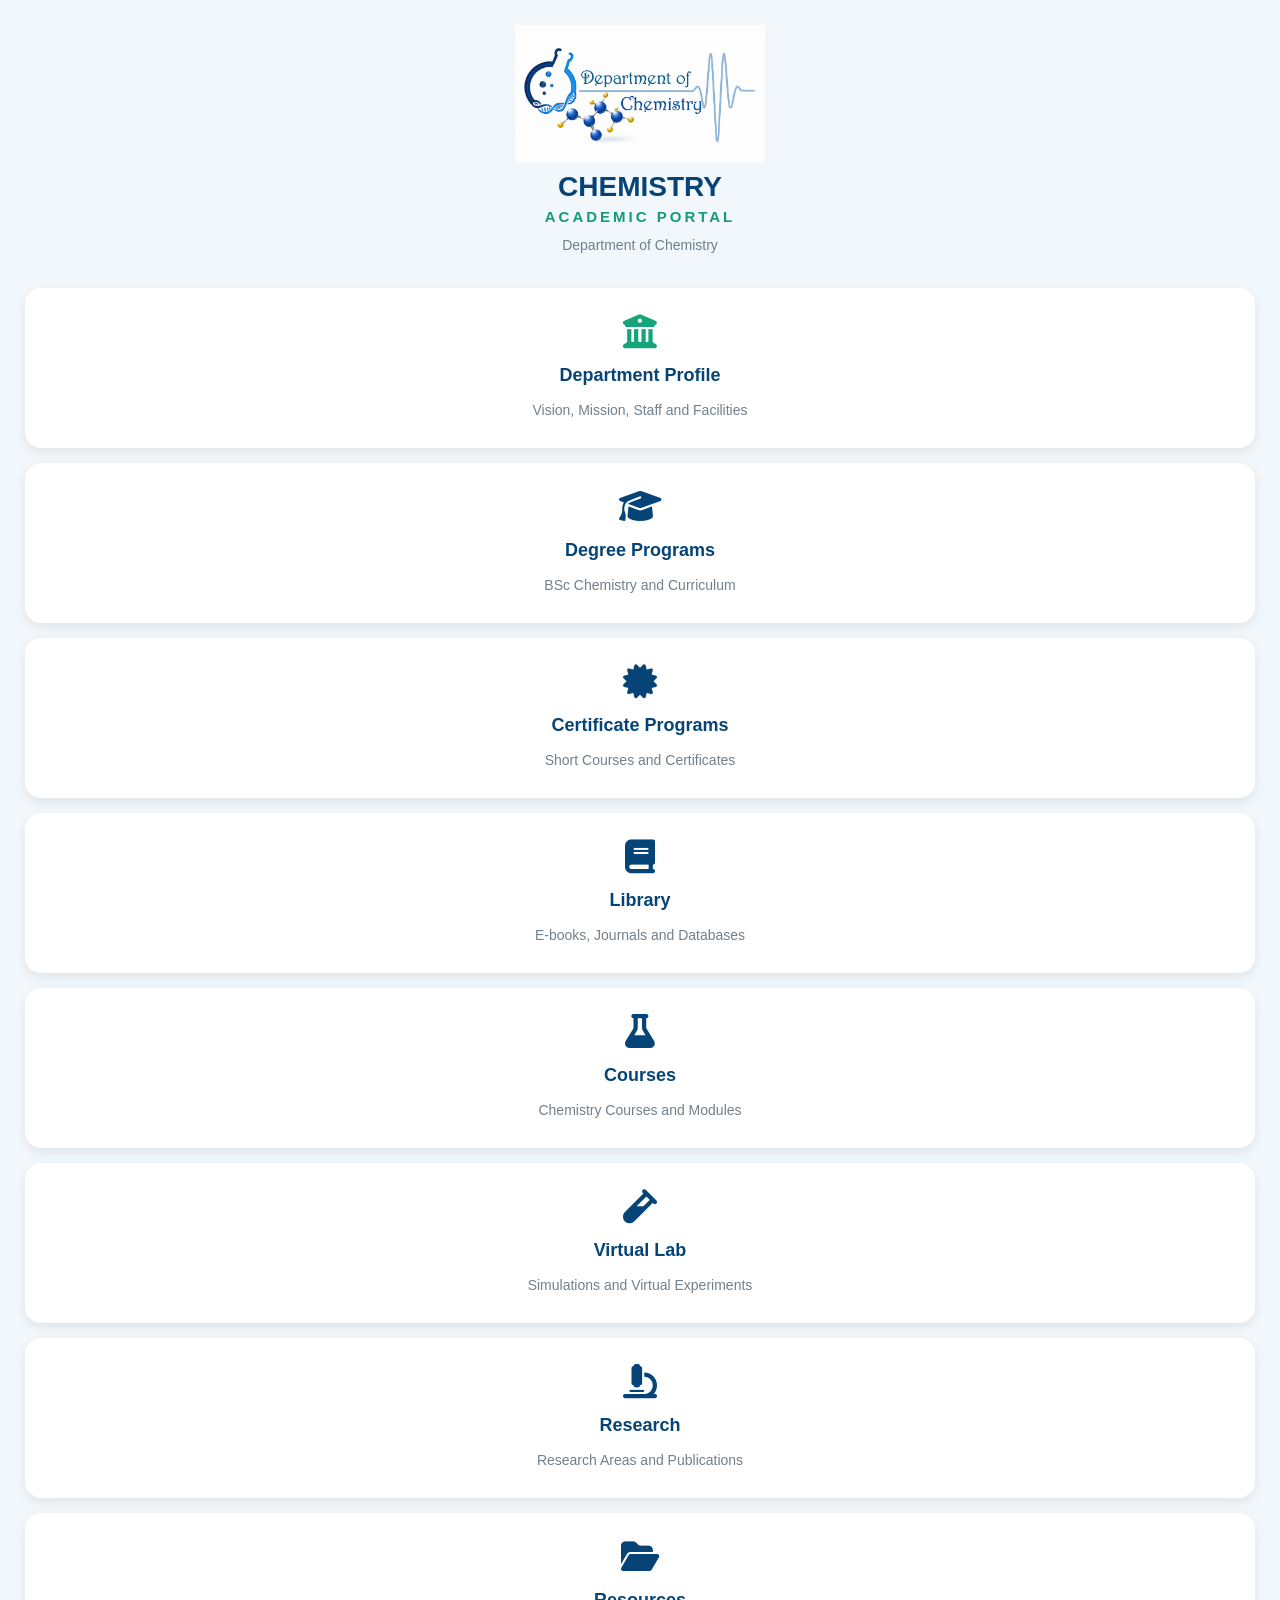
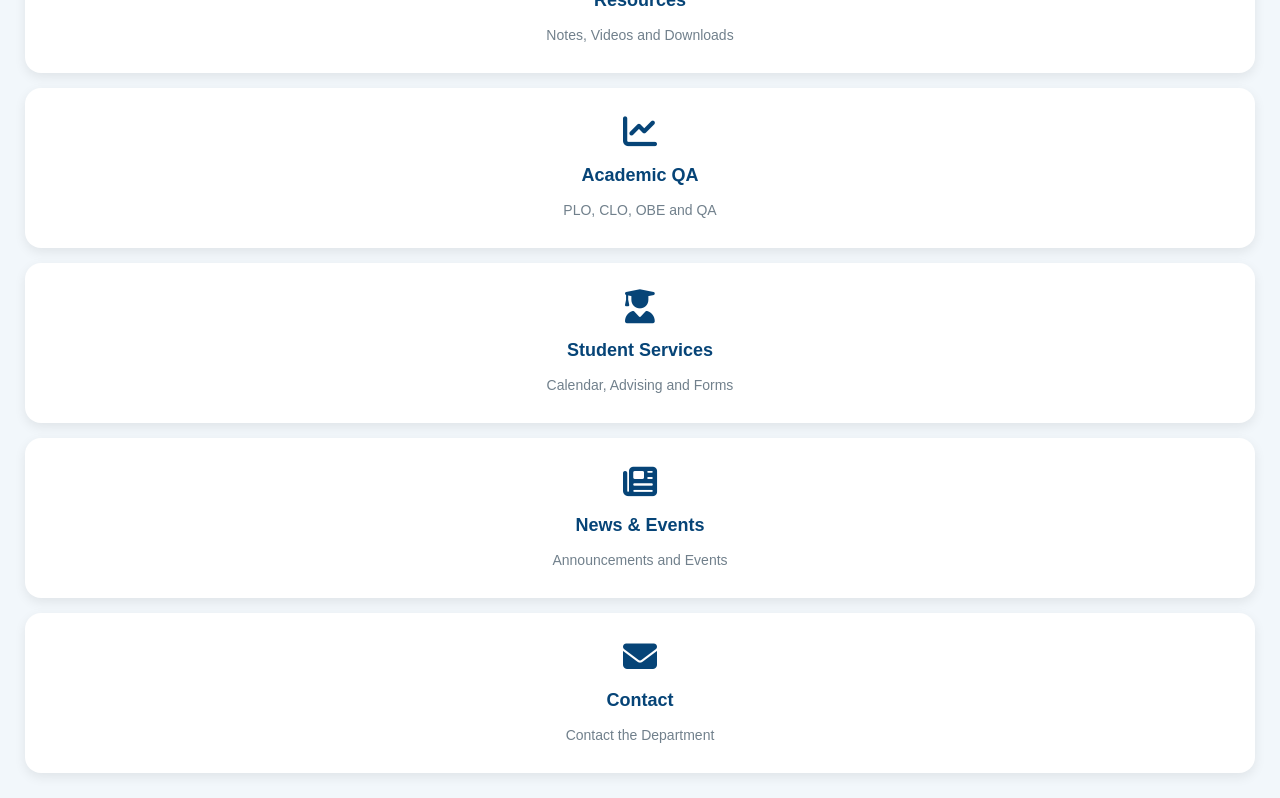
<file: index.html>
<!DOCTYPE html>
<html lang="en">

<head>
  <meta charset="UTF-8">
  <meta name="viewport" content="width=device-width, initial-scale=1.0">

  <title>Chemistry Academic Portal</title>

  <!-- Favicon -->
  <link rel="shortcut icon" href="image/logo.png" type="image/png">

  <!-- Font Awesome -->
  <link rel="stylesheet" href="https://cdnjs.cloudflare.com/ajax/libs/font-awesome/6.5.2/css/all.min.css">
  <!-- Main CSS -->
  <link rel="stylesheet" href="style.css">
</head>

<body>

  <main class="entry-portal">

    <!-- Header -->
    <header class="portal-header">

      <div class="logo-symbol">
        <img src="image/logo.png" alt="Department of Chemistry Logo" class="logo">
      </div>

      <h1>CHEMISTRY</h1>

      <h2>ACADEMIC PORTAL</h2>

      <p>Department of Chemistry</p>

    </header>


    <!-- Portal Menu -->
    <div class="portal-menu">


      <!-- 1. Department Profile -->
      <a href="department.html" class="portal-card">

        <i class="fa-solid fa-building-columns"></i>

        <h3>Department Profile</h3>

        <p>Vision, Mission, Staff and Facilities</p>

      </a>


      <!-- 2. Degree Programs -->
      <a href="degree-programs.html" class="portal-card">

        <i class="fa-solid fa-graduation-cap"></i>

        <h3>Degree Programs</h3>

        <p>BSc Chemistry and Curriculum</p>

      </a>


      <!-- 3. Certificate Programs -->
      <a href="certificate-programs.html" class="portal-card">

        <i class="fa-solid fa-certificate"></i>

        <h3>Certificate Programs</h3>

        <p>Short Courses and Certificates</p>

      </a>


      <!-- 4. Library -->
      <a href="library/" class="portal-card">

        <i class="fa-solid fa-book"></i>

        <h3>Library</h3>

        <p>E-books, Journals and Databases</p>

      </a>


      <!-- 5. Courses -->
      <a href="courses/" class="portal-card">

        <i class="fa-solid fa-flask"></i>

        <h3>Courses</h3>

        <p>Chemistry Courses and Modules</p>

      </a>


      <!-- 6. Virtual Lab -->
      <a href="virtual-lab/" class="portal-card">

        <i class="fa-solid fa-vial"></i>

        <h3>Virtual Lab</h3>

        <p>Simulations and Virtual Experiments</p>

      </a>


      <!-- 7. Research -->
      <a href="research/" class="portal-card">

        <i class="fa-solid fa-microscope"></i>

        <h3>Research</h3>

        <p>Research Areas and Publications</p>

      </a>


      <!-- 8. Resources -->
      <a href="resources/" class="portal-card">

        <i class="fa-solid fa-folder-open"></i>

        <h3>Resources</h3>

        <p>Notes, Videos and Downloads</p>

      </a>


      <!-- 9. Academic QA -->
      <a href="academic-qa.html" class="portal-card">

        <i class="fa-solid fa-chart-line"></i>

        <h3>Academic QA</h3>

        <p>PLO, CLO, OBE and QA</p>

      </a>


      <!-- 10. Student Services -->
      <a href="student-services.html" class="portal-card">

        <i class="fa-solid fa-user-graduate"></i>

        <h3>Student Services</h3>

        <p>Calendar, Advising and Forms</p>

      </a>


      <!-- 11. News & Events -->
      <a href="news-events.html" class="portal-card">

        <i class="fa-solid fa-newspaper"></i>

        <h3>News &amp; Events</h3>

        <p>Announcements and Events</p>

      </a>


      <!-- 12. Contact -->
      <a href="contact.html" class="portal-card">

        <i class="fa-solid fa-envelope"></i>

        <h3>Contact</h3>

        <p>Contact the Department</p>

      </a>


    </div>

  </main>

</body>

</html>
</file>
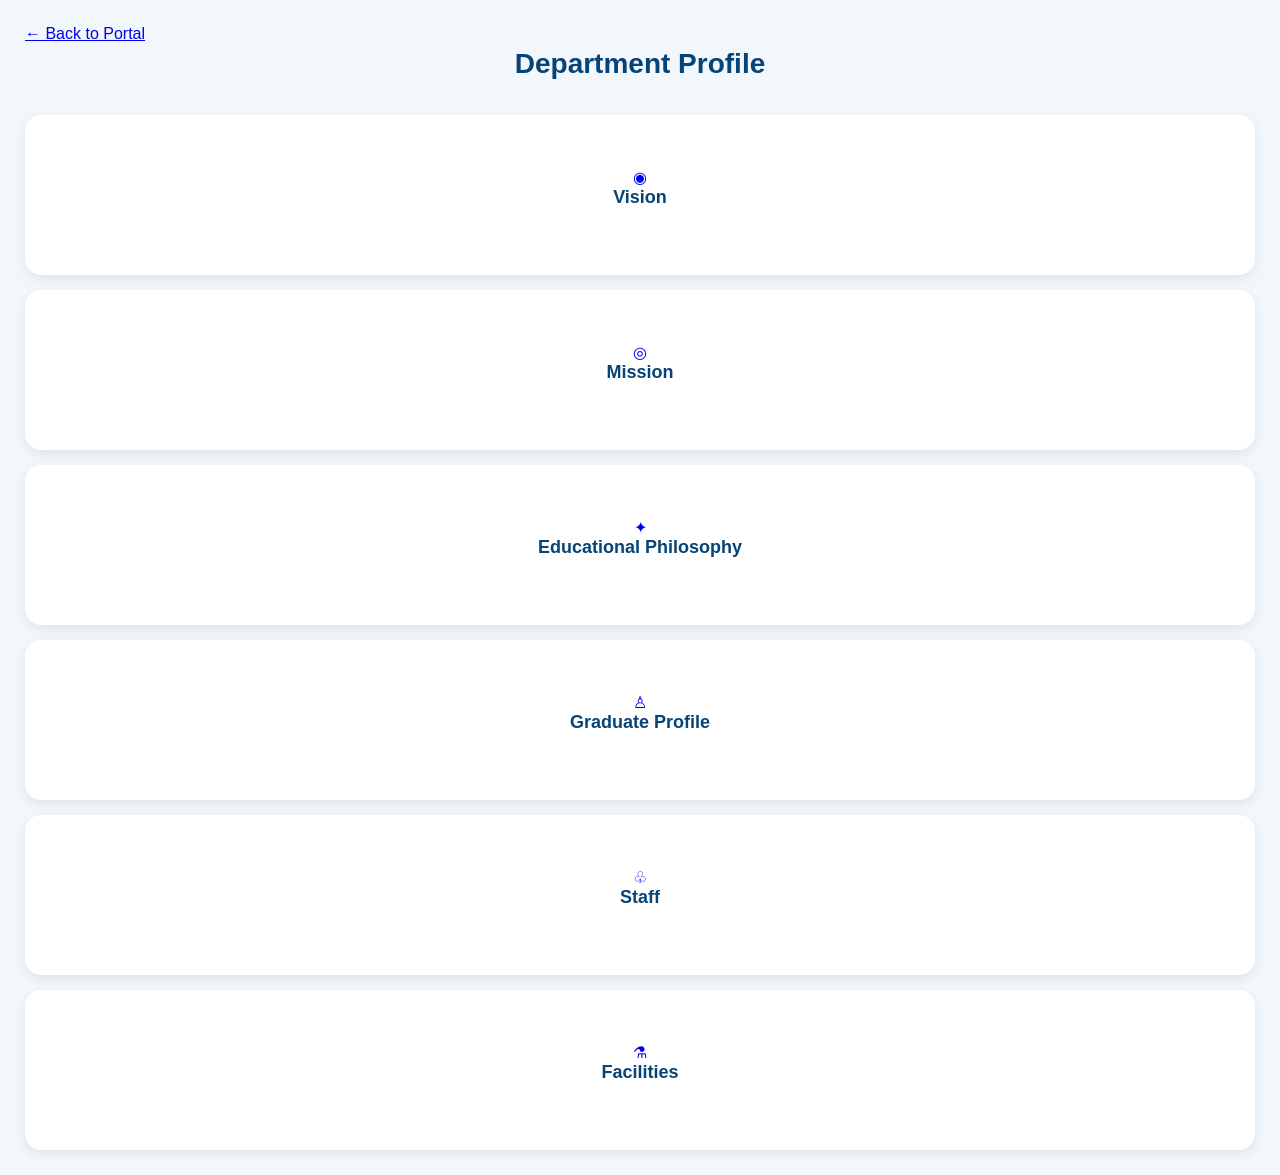
<file: department.html>
<!DOCTYPE html>
<html lang="en">

<head>
    <meta charset="UTF-8">
    <meta name="viewport" content="width=device-width, initial-scale=1.0">

    <title>Department Profile | Chemistry</title>

    <link rel="stylesheet" href="style.css">
</head>

<body>

    <main class="entry-portal">

        <a href="index.html" class="back-button">
            ← Back to Portal
        </a>

        <header class="portal-header">
            <h1>Department Profile</h1>
        </header>

        <div class="portal-menu">

            <a href="vision.html" class="portal-card">
                <div class="department-icon">◉</div>
                <h3>Vision</h3>
            </a>

            <a href="mission.html" class="portal-card">
                <div class="department-icon">◎</div>
                <h3>Mission</h3>
            </a>

            <a href="educational-philosophy.html" class="portal-card">
                <div class="department-icon">✦</div>
                <h3>Educational Philosophy</h3>
            </a>

            <a href="graduate-profile.html" class="portal-card">
                <div class="department-icon">♙</div>
                <h3>Graduate Profile</h3>
            </a>

            <a href="staff.html" class="portal-card">
                <div class="department-icon">♧</div>
                <h3>Staff</h3>
            </a>

            <a href="facilities.html" class="portal-card">
                <div class="department-icon">⚗</div>
                <h3>Facilities</h3>
            </a>

        </div>

    </main>

</body>

</html>
</file>
<file: style.css>
* {
    box-sizing: border-box;
    margin: 0;
    padding: 0;
}

body {
    font-family: Arial, Helvetica, sans-serif;
    background: #f2f7fb;
    color: #064477;
}


/* Main */

.entry-portal {
    width: 100%;
    min-height: 100vh;
    padding: 25px;
}


/* Header */

.portal-header {
    text-align: center;
    margin-bottom: 35px;
}


/* Logo */

.logo-symbol {
    text-align: center;
    margin-bottom: 5px;
}

.logo {
    width: 250px;
    height: auto;
    max-width: 80%;
}


/* Title */

.portal-header h1 {
    font-size: 38px;
    font-weight: 800;
    color: #064477;
    margin-top: 5px;
}

.portal-header h2 {
    font-size: 20px;
    letter-spacing: 5px;
    color: #159b75;
    margin-top: 5px;
}

.portal-header p {
    font-size: 14px;
    color: #6f7f8d;
    margin-top: 12px;
}


/* 12 Boxes */

.portal-menu {
    width: 100%;
    max-width: 1500px;
    margin: 0 auto;

    display: grid;
    grid-template-columns: repeat(4, 1fr);
    gap: 20px;
}


/* Box */

.portal-card {
    min-height: 160px;

    display: flex;
    flex-direction: column;
    align-items: center;
    justify-content: center;

    padding: 25px 20px;

    background: #ffffff;
    border-radius: 16px;

    text-align: center;
    text-decoration: none;

    box-shadow: 0 4px 12px rgba(0, 0, 0, 0.08);

    transition: transform 0.2s ease,
        box-shadow 0.2s ease;
}


/* Hover */

.portal-card:hover {
    transform: translateY(-5px);

    box-shadow: 0 8px 20px rgba(0, 0, 0, 0.12);
}


/* Icons */

.portal-card i {
    font-size: 34px;
    color: #064477;
    margin-bottom: 16px;
}


/* First icon */

.portal-card:first-child i {
    color: #16a57a;
}


/* Titles */

.portal-card h3 {
    font-size: 18px;
    color: #064477;
    margin-bottom: 14px;
    font-weight: 700;
}


/* Description */

.portal-card p {
    font-size: 14px;
    line-height: 1.5;
    color: #71808c;
}


/* Tablet */

@media (max-width: 1000px) {

    .portal-menu {
        grid-template-columns: repeat(2, 1fr);
    }

}


/* Mobile */

@media (max-width: 600px) {

    .entry-portal {
        padding: 20px 15px 30px;
    }

    .logo {
        width: 200px;
        height: auto;
        max-width: 80%;
    }
}

.portal-header h1 {
    font-size: 28px;
}

.portal-header h2 {
    font-size: 15px;
    letter-spacing: 3px;
}

.portal-menu {
    grid-template-columns: 1fr;
    gap: 15px;
}

}
</file>
